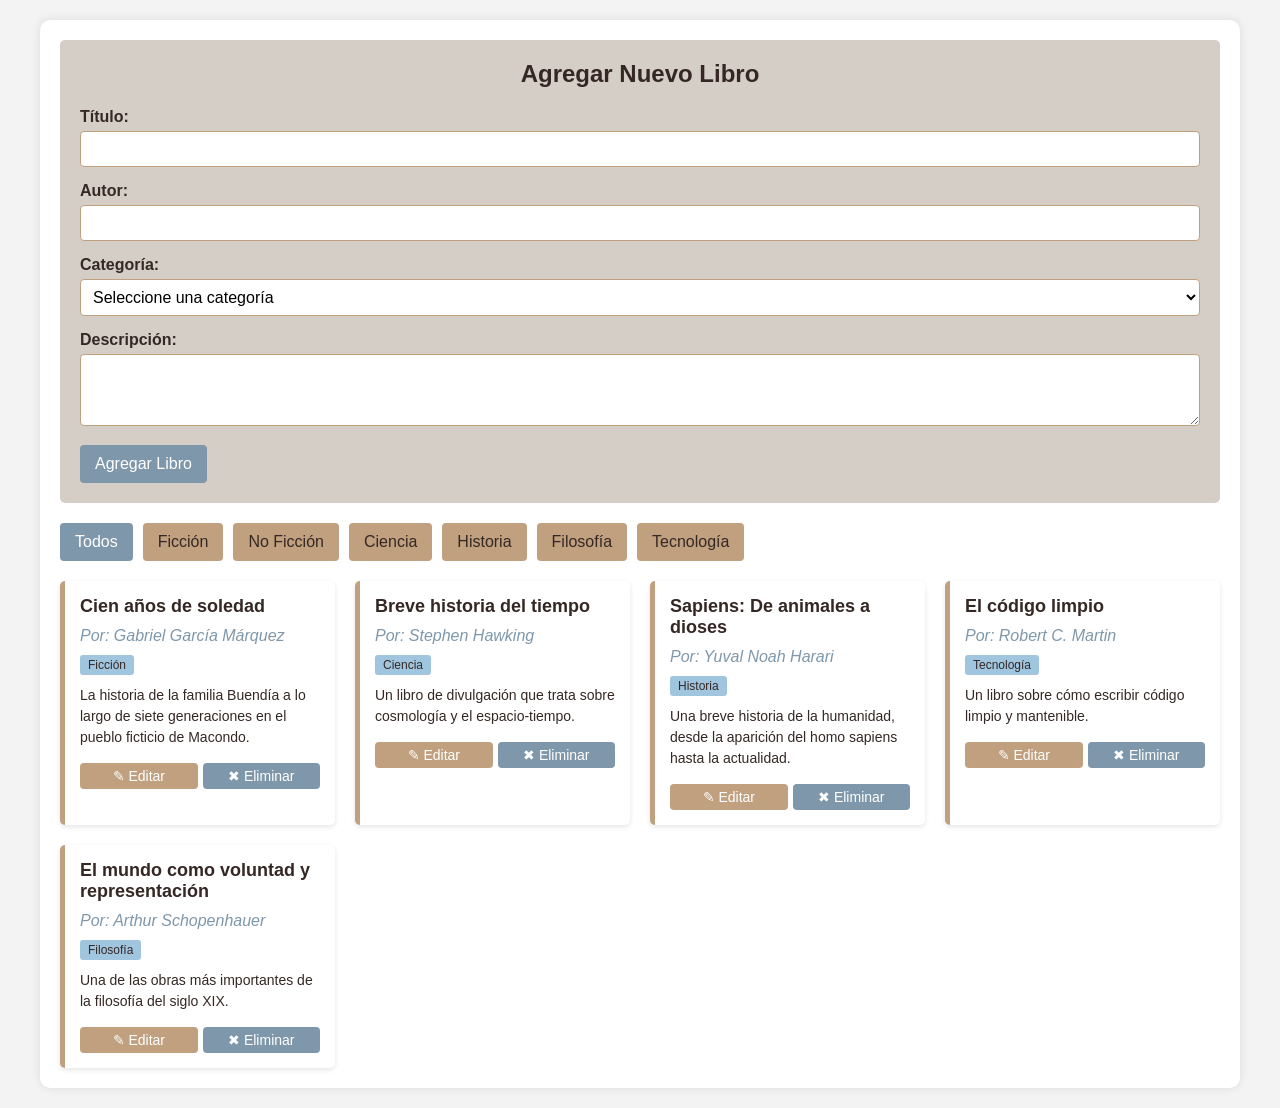
<file: index.html>
<!DOCTYPE html>
<html lang="es">
<head>
    <meta charset="UTF-8">
    <meta name="viewport" content="width=device-width, initial-scale=1.0">
    <link rel="stylesheet" type="text/css" href="styles.css">
</head>
<body>
    <div class="container">
        
        <!-- Formulario para agregar libros -->
        <div class="form-container">
            <h2>Agregar Nuevo Libro</h2>
            <form id="form-libro">
                <div class="form-group">
                    <label for="titulo">Título:</label>
                    <input type="text" id="titulo" name="titulo" required>
                </div>
                
                <div class="form-group">
                    <label for="autor">Autor:</label>
                    <input type="text" id="autor" name="autor" required>
                </div>
                
                <div class="form-group">
                    <label for="categoria">Categoría:</label>
                    <select id="categoria" name="categoria" required>
                        <option value="">Seleccione una categoría</option>
                        <option value="Ficción">Ficción</option>
                        <option value="No Ficción">No Ficción</option>
                        <option value="Ciencia">Ciencia</option>
                        <option value="Historia">Historia</option>
                        <option value="Filosofía">Filosofía</option>
                        <option value="Tecnología">Tecnología</option>
                    </select>
                </div>
                
                <div class="form-group">
                    <label for="descripcion">Descripción:</label>
                    <textarea id="descripcion" name="descripcion" rows="3"></textarea>
                </div>
                
                <button type="submit">Agregar Libro</button>
                <div id="form-messages"></div>
            </form>
        </div>
        
        <!-- Filtros de categoría -->
        <div class="filters">
            <button class="category-btn active" data-categoria="todos">Todos</button>
            <button class="category-btn" data-categoria="Ficción">Ficción</button>
            <button class="category-btn" data-categoria="No Ficción">No Ficción</button>
            <button class="category-btn" data-categoria="Ciencia">Ciencia</button>
            <button class="category-btn" data-categoria="Historia">Historia</button>
            <button class="category-btn" data-categoria="Filosofía">Filosofía</button>
            <button class="category-btn" data-categoria="Tecnología">Tecnología</button>
        </div>
        
        <!-- Contenedor para mostrar los libros -->
        <div id="libros" class="libro-container"></div>
    </div>
    
    <!-- Modal para editar libros -->
    <div id="edit-modal" class="modal">
        <div class="modal-content">
            <div class="modal-header">
                <h3 class="modal-title">Editar Libro</h3>
                <button class="close-modal">&times;</button>
            </div>
            <form id="edit-form">
                <input type="hidden" id="edit-id">
                <div class="form-group">
                    <label for="edit-titulo">Título:</label>
                    <input type="text" id="edit-titulo" name="edit-titulo" required>
                </div>
                
                <div class="form-group">
                    <label for="edit-autor">Autor:</label>
                    <input type="text" id="edit-autor" name="edit-autor" required>
                </div>
                
                <div class="form-group">
                    <label for="edit-categoria">Categoría:</label>
                    <select id="edit-categoria" name="edit-categoria" required>
                        <option value="">Seleccione una categoría</option>
                        <option value="Ficción">Ficción</option>
                        <option value="No Ficción">No Ficción</option>
                        <option value="Ciencia">Ciencia</option>
                        <option value="Historia">Historia</option>
                        <option value="Filosofía">Filosofía</option>
                        <option value="Tecnología">Tecnología</option>
                    </select>
                </div>
                
                <div class="form-group">
                    <label for="edit-descripcion">Descripción:</label>
                    <textarea id="edit-descripcion" name="edit-descripcion" rows="3"></textarea>
                </div>
                
                <div class="modal-footer">
                    <button type="button" class="close-modal">Cancelar</button>
                    <button type="submit">Guardar Cambios</button>
                </div>
            </form>
        </div>
    </div>
    <script src="script.js"></script>
</body>
</html>
</file>
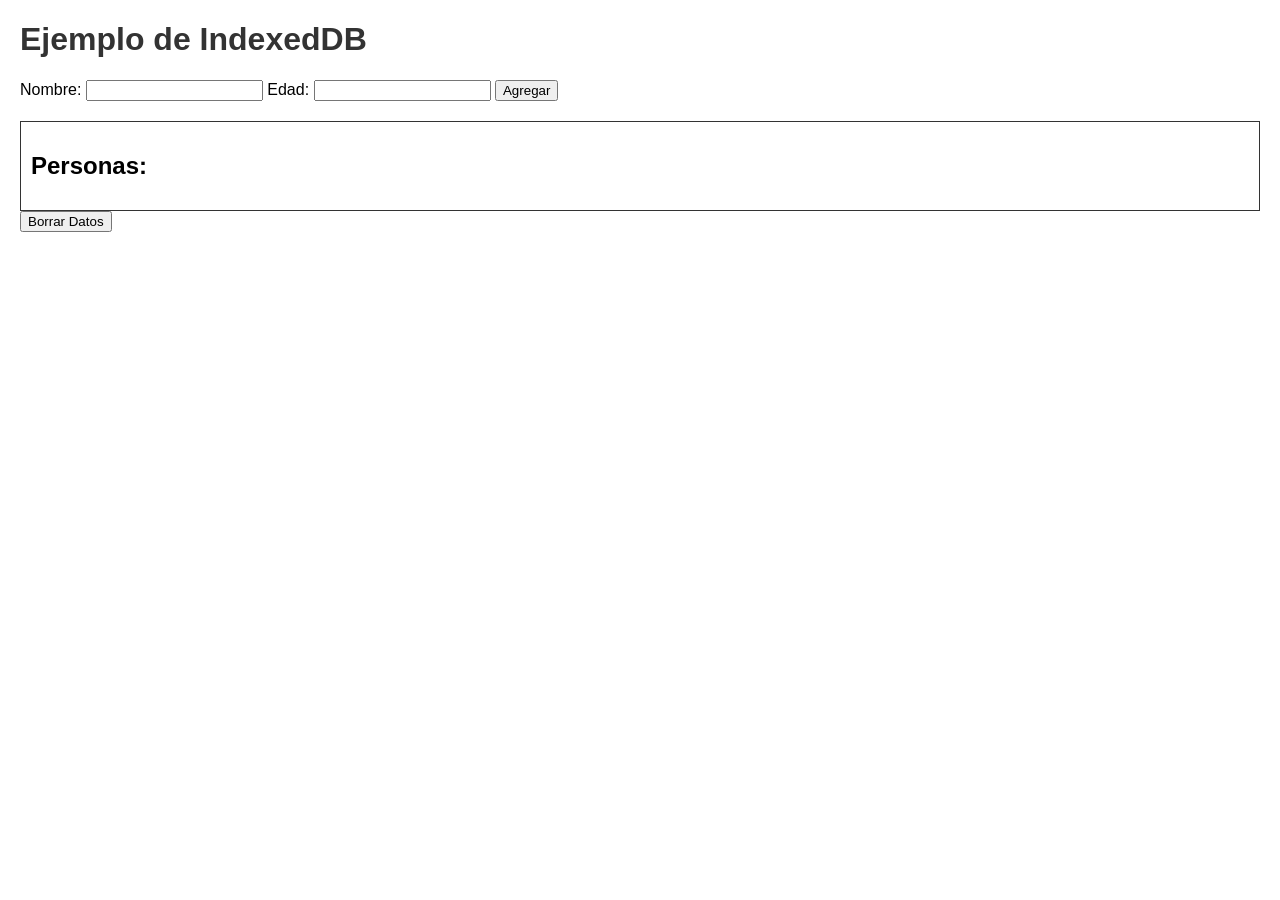
<file: index3.html>
<!DOCTYPE html>
<html>
<head>
  <title>Ejemplo de IndexedDB</title>
  <link rel="stylesheet" type="text/css" href="styles3.css">
</head>
<body>
  <h1>Ejemplo de IndexedDB</h1>

  <form id="form">
    <label for="nombre">Nombre:</label>
    <input type="text" id="nombre" required>

    <label for="edad">Edad:</label>
    <input type="number" id="edad" required>

    <button type="submit">Agregar</button>
  </form>

  <div id="output"></div>

  <button id="btn-borrar">Borrar Datos</button>

  <script src="script3.js"></script>
</body>
</html>
</file>
<file: styles.css>
* {
            margin: 0;
            padding: 0;
            box-sizing: border-box;
            font-family: 'Segoe UI', Tahoma, Geneva, Verdana, sans-serif;
        }
        
        body {
            background-color: #f3f3f3;
            padding: 20px;
            color: #352824;
        }
        
        .container {
            max-width: 1200px;
            margin: 0 auto;
            background-color: #fff;
            padding: 20px;
            border-radius: 10px;
            box-shadow: 0 0 10px rgba(0, 0, 0, 0.1);
        }
        
        h1, h2 {
            text-align: center;
            margin-bottom: 20px;
            color: #352824;
        }
        
        .form-container {
            margin-bottom: 20px;
            padding: 20px;
            background-color: #D5CEC6;
            border-radius: 5px;
        }
        
        .form-group {
            margin-bottom: 15px;
        }
        
        label {
            display: block;
            margin-bottom: 5px;
            font-weight: bold;
            color: #352824;
        }
        
        input, select, textarea {
            width: 100%;
            padding: 8px;
            border: 1px solid #C0A07F;
            border-radius: 4px;
            font-size: 16px;
            background-color: #fff;
        }
        
        button {
            padding: 10px 15px;
            background-color: #7E97AA;
            color: white;
            border: none;
            border-radius: 4px;
            cursor: pointer;
            font-size: 16px;
            transition: background-color 0.3s;
        }
        
        button:hover {
            background-color: #A0C5DF;
        }
        
        .filters {
            display: flex;
            gap: 10px;
            margin-bottom: 20px;
            flex-wrap: wrap;
        }
        
        .category-btn {
            background-color: #C0A07F;
            color: #352824;
        }
        
        .category-btn.active {
            background-color: #7E97AA;
            color: white;
        }
        
        .libro-container {
            display: grid;
            grid-template-columns: repeat(auto-fill, minmax(250px, 1fr));
            gap: 20px;
        }
        
        .libro-card {
            background-color: #fff;
            border-radius: 5px;
            box-shadow: 0 2px 5px rgba(0, 0, 0, 0.1);
            padding: 15px;
            position: relative;
            transition: transform 0.3s;
            border-left: 5px solid #C0A07F;
        }
        
        .libro-card:hover {
            transform: translateY(-5px);
            box-shadow: 0 5px 15px rgba(0, 0, 0, 0.1);
        }
        
        .libro-titulo {
            font-size: 18px;
            margin-bottom: 10px;
            color: #352824;
        }
        
        .libro-autor {
            font-style: italic;
            color: #7E97AA;
            margin-bottom: 10px;
        }
        
        .libro-categoria {
            display: inline-block;
            background-color: #A0C5DF;
            color: #352824;
            padding: 3px 8px;
            border-radius: 3px;
            font-size: 12px;
            margin-bottom: 10px;
        }
        
        .libro-descripcion {
            margin-bottom: 15px;
            font-size: 14px;
            line-height: 1.5;
            color: #352824;
        }
        
        .libro-actions {
            display: flex;
            gap: 5px;
            margin-top: 10px;
        }
        
        .btn-edit, .btn-delete {
            flex: 1;
            padding: 5px;
            font-size: 14px;
        }
        
        .btn-edit {
            background-color: #C0A07F;
        }
        
        .btn-edit:hover {
            background-color: #A0C5DF;
        }
        
        .btn-delete {
            background-color: #7E97AA;
        }
        
        .btn-delete:hover {
            background-color: #A0C5DF;
        }
        
        .error-msg {
            color: #D32F2F;
            margin-top: 5px;
            font-size: 14px;
        }
        
        .success-msg {
            color: #388E3C;
            margin-top: 5px;
            font-size: 14px;
        }
        
        /* Estilos para el modal de edición */
        .modal {
            display: none;
            position: fixed;
            z-index: 1000;
            left: 0;
            top: 0;
            width: 100%;
            height: 100%;
            background-color: rgba(0, 0, 0, 0.5);
            align-items: center;
            justify-content: center;
        }
        
        .modal-content {
            background-color: #fff;
            padding: 20px;
            border-radius: 8px;
            width: 90%;
            max-width: 600px;
            max-height: 90vh;
            overflow-y: auto;
        }
        
        .modal-header {
            display: flex;
            justify-content: space-between;
            align-items: center;
            margin-bottom: 15px;
            border-bottom: 1px solid #D5CEC6;
            padding-bottom: 10px;
        }
        
        .close-modal {
            font-size: 24px;
            cursor: pointer;
            color: #352824;
            background: none;
            border: none;
            padding: 0;
        }
        
        .modal-title {
            margin: 0;
            color: #352824;
        }
        
        .modal-footer {
            margin-top: 20px;
            display: flex;
            justify-content: flex-end;
            gap: 10px;
        }
</file>
<file: styles3.css>
body {
  font-family: Arial, sans-serif;
  margin: 20px;
}

h1 {
  color: #333;
}

#output {
  margin-top: 20px;
  border: 1px solid #333;
  padding: 10px;
}
</file>
